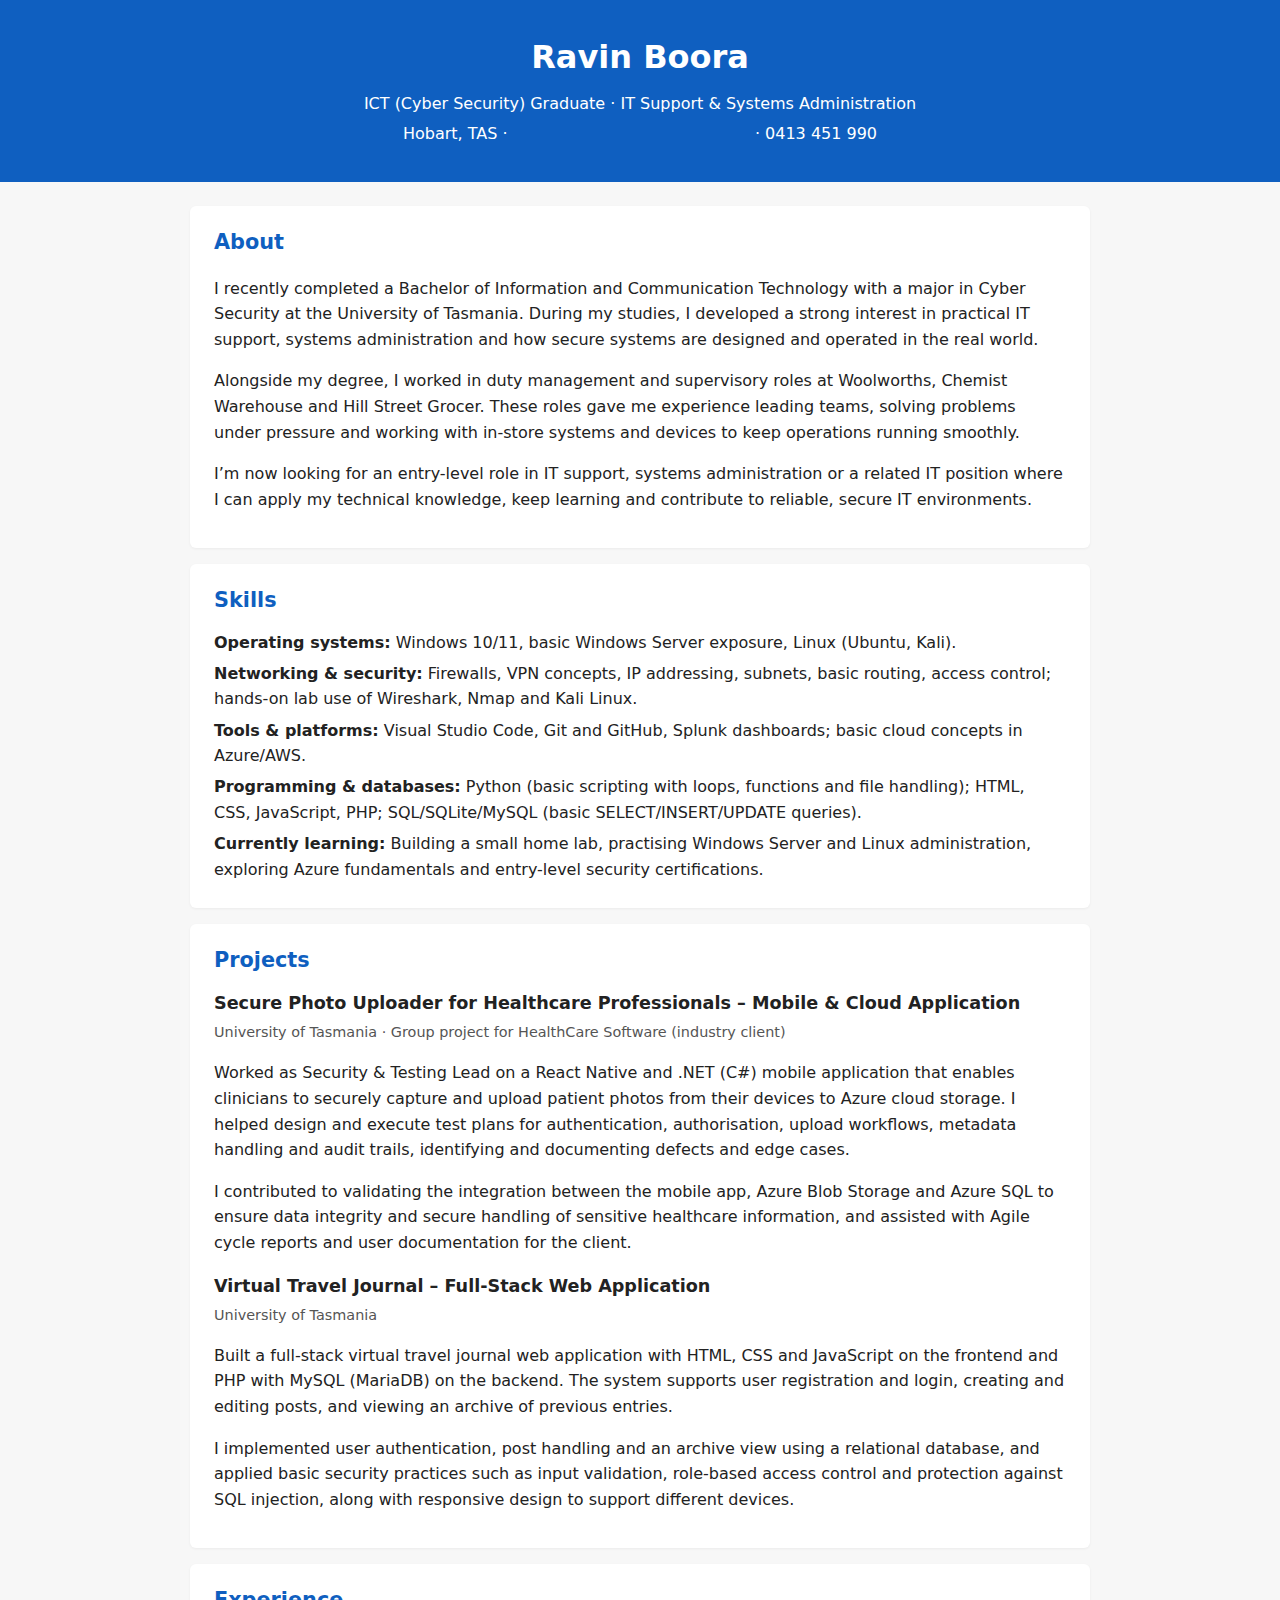
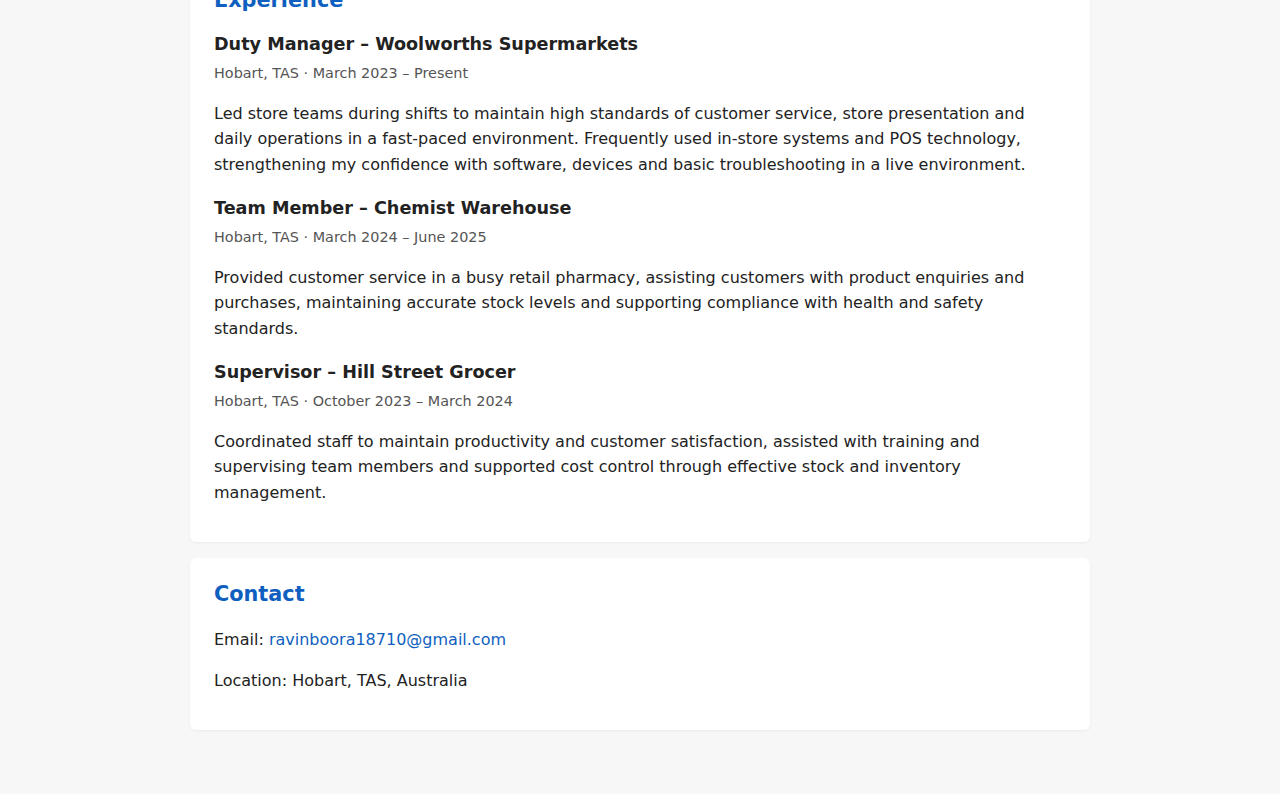
<file: index.html>
<!DOCTYPE html>
<html lang="en">
<head>
  <meta charset="UTF-8">
  <title>Ravin Boora | IT Graduate Portfolio</title>
  <meta name="viewport" content="width=device-width, initial-scale=1">
  <style>
    body {
      font-family: system-ui, -apple-system, BlinkMacSystemFont, "Segoe UI", sans-serif;
      margin: 0;
      padding: 0;
      line-height: 1.6;
      color: #222;
      background-color: #f7f7f7;
    }
    header {
      background-color: #0f5fc0;
      color: #fff;
      padding: 2rem 1rem;
      text-align: center;
    }
    header h1 {
      margin: 0 0 0.5rem 0;
      font-size: 2rem;
    }
    header p {
      margin: 0.25rem 0;
    }
    .container {
      max-width: 900px;
      margin: 0 auto;
      padding: 1.5rem 1rem 3rem 1rem;
    }
    section {
      background-color: #fff;
      margin-bottom: 1rem;
      padding: 1.25rem 1.5rem;
      border-radius: 6px;
      box-shadow: 0 1px 3px rgba(0,0,0,0.05);
    }
    section h2 {
      margin-top: 0;
      margin-bottom: 0.75rem;
      font-size: 1.3rem;
      color: #0f5fc0;
    }
    .skills-list, .projects-list, .experience-list {
      list-style: none;
      padding-left: 0;
      margin: 0;
    }
    .skills-list li {
      margin-bottom: 0.35rem;
    }
    .project, .job {
      margin-bottom: 1rem;
    }
    .project h3, .job h3 {
      margin: 0 0 0.25rem 0;
      font-size: 1.1rem;
    }
    .meta {
      font-size: 0.9rem;
      color: #555;
      margin-bottom: 0.4rem;
    }
    a {
      color: #0f5fc0;
      text-decoration: none;
    }
    a:hover {
      text-decoration: underline;
    }
    @media (max-width: 600px) {
      header h1 {
        font-size: 1.6rem;
      }
      section {
        padding: 1rem 1.1rem;
      }
    }
  </style>
</head>
<body>

  <header>
    <h1>Ravin Boora</h1>
    <p>ICT (Cyber Security) Graduate · IT Support & Systems Administration</p>
    <p>Hobart, TAS · <a href="mailto:ravinboora18710@gmail.com">ravinboora18710@gmail.com</a> · 0413 451 990</p>
  </header>

  <div class="container">

    <section id="about">
      <h2>About</h2>
      <p>
        I recently completed a Bachelor of Information and Communication Technology with a major in Cyber Security at the University of Tasmania. During my studies, I developed a strong interest in practical IT support, systems administration and how secure systems are designed and operated in the real world.
      </p>
      <p>
        Alongside my degree, I worked in duty management and supervisory roles at Woolworths, Chemist Warehouse and Hill Street Grocer. These roles gave me experience leading teams, solving problems under pressure and working with in‑store systems and devices to keep operations running smoothly.
      </p>
      <p>
        I’m now looking for an entry-level role in IT support, systems administration or a related IT position where I can apply my technical knowledge, keep learning and contribute to reliable, secure IT environments.
      </p>
    </section>

    <section id="skills">
      <h2>Skills</h2>
      <ul class="skills-list">
        <li><strong>Operating systems:</strong> Windows 10/11, basic Windows Server exposure, Linux (Ubuntu, Kali).</li>
        <li><strong>Networking &amp; security:</strong> Firewalls, VPN concepts, IP addressing, subnets, basic routing, access control; hands-on lab use of Wireshark, Nmap and Kali Linux.</li>
        <li><strong>Tools &amp; platforms:</strong> Visual Studio Code, Git and GitHub, Splunk dashboards; basic cloud concepts in Azure/AWS.</li>
        <li><strong>Programming &amp; databases:</strong> Python (basic scripting with loops, functions and file handling); HTML, CSS, JavaScript, PHP; SQL/SQLite/MySQL (basic SELECT/INSERT/UPDATE queries).</li>
        <li><strong>Currently learning:</strong> Building a small home lab, practising Windows Server and Linux administration, exploring Azure fundamentals and entry-level security certifications.</li>
      </ul>
    </section>

    <section id="projects">
      <h2>Projects</h2>

      <div class="project">
        <h3>Secure Photo Uploader for Healthcare Professionals – Mobile &amp; Cloud Application</h3>
        <div class="meta">
          University of Tasmania · Group project for HealthCare Software (industry client)
        </div>
        <p>
          Worked as Security &amp; Testing Lead on a React Native and .NET (C#) mobile application that enables clinicians to securely capture and upload patient photos from their devices to Azure cloud storage. I helped design and execute test plans for authentication, authorisation, upload workflows, metadata handling and audit trails, identifying and documenting defects and edge cases.
        </p>
        <p>
          I contributed to validating the integration between the mobile app, Azure Blob Storage and Azure SQL to ensure data integrity and secure handling of sensitive healthcare information, and assisted with Agile cycle reports and user documentation for the client.
        </p>
        <!-- Later you can add links here, e.g.:
        <p><a href="LINK_TO_PDF_OR_SUMMARY" target="_blank">View project summary</a></p>
        -->
      </div>

      <div class="project">
        <h3>Virtual Travel Journal – Full‑Stack Web Application</h3>
        <div class="meta">
          University of Tasmania
        </div>
        <p>
          Built a full‑stack virtual travel journal web application with HTML, CSS and JavaScript on the frontend and PHP with MySQL (MariaDB) on the backend. The system supports user registration and login, creating and editing posts, and viewing an archive of previous entries.
        </p>
        <p>
          I implemented user authentication, post handling and an archive view using a relational database, and applied basic security practices such as input validation, role‑based access control and protection against SQL injection, along with responsive design to support different devices.
        </p>
      </div>

    </section>

    <section id="experience">
      <h2>Experience</h2>

      <div class="job">
        <h3>Duty Manager – Woolworths Supermarkets</h3>
        <div class="meta">Hobart, TAS · March 2023 – Present</div>
        <p>
          Led store teams during shifts to maintain high standards of customer service, store presentation and daily operations in a fast‑paced environment. Frequently used in‑store systems and POS technology, strengthening my confidence with software, devices and basic troubleshooting in a live environment.
        </p>
      </div>

      <div class="job">
        <h3>Team Member – Chemist Warehouse</h3>
        <div class="meta">Hobart, TAS · March 2024 – June 2025</div>
        <p>
          Provided customer service in a busy retail pharmacy, assisting customers with product enquiries and purchases, maintaining accurate stock levels and supporting compliance with health and safety standards.
        </p>
      </div>

      <div class="job">
        <h3>Supervisor – Hill Street Grocer</h3>
        <div class="meta">Hobart, TAS · October 2023 – March 2024</div>
        <p>
          Coordinated staff to maintain productivity and customer satisfaction, assisted with training and supervising team members and supported cost control through effective stock and inventory management.
        </p>
      </div>

    </section>

    <section id="contact">
      <h2>Contact</h2>
      <p>Email: <a href="mailto:ravinboora18710@gmail.com">ravinboora18710@gmail.com</a></p>
      <p>Location: Hobart, TAS, Australia</p>
      <!-- Once you have LinkedIn, add it here -->
      <!-- <p>LinkedIn: <a href="YOUR_LINKEDIN_URL" target="_blank">View my LinkedIn profile</a></p> -->
    </section>

  </div>

</body>
</html>
</file>
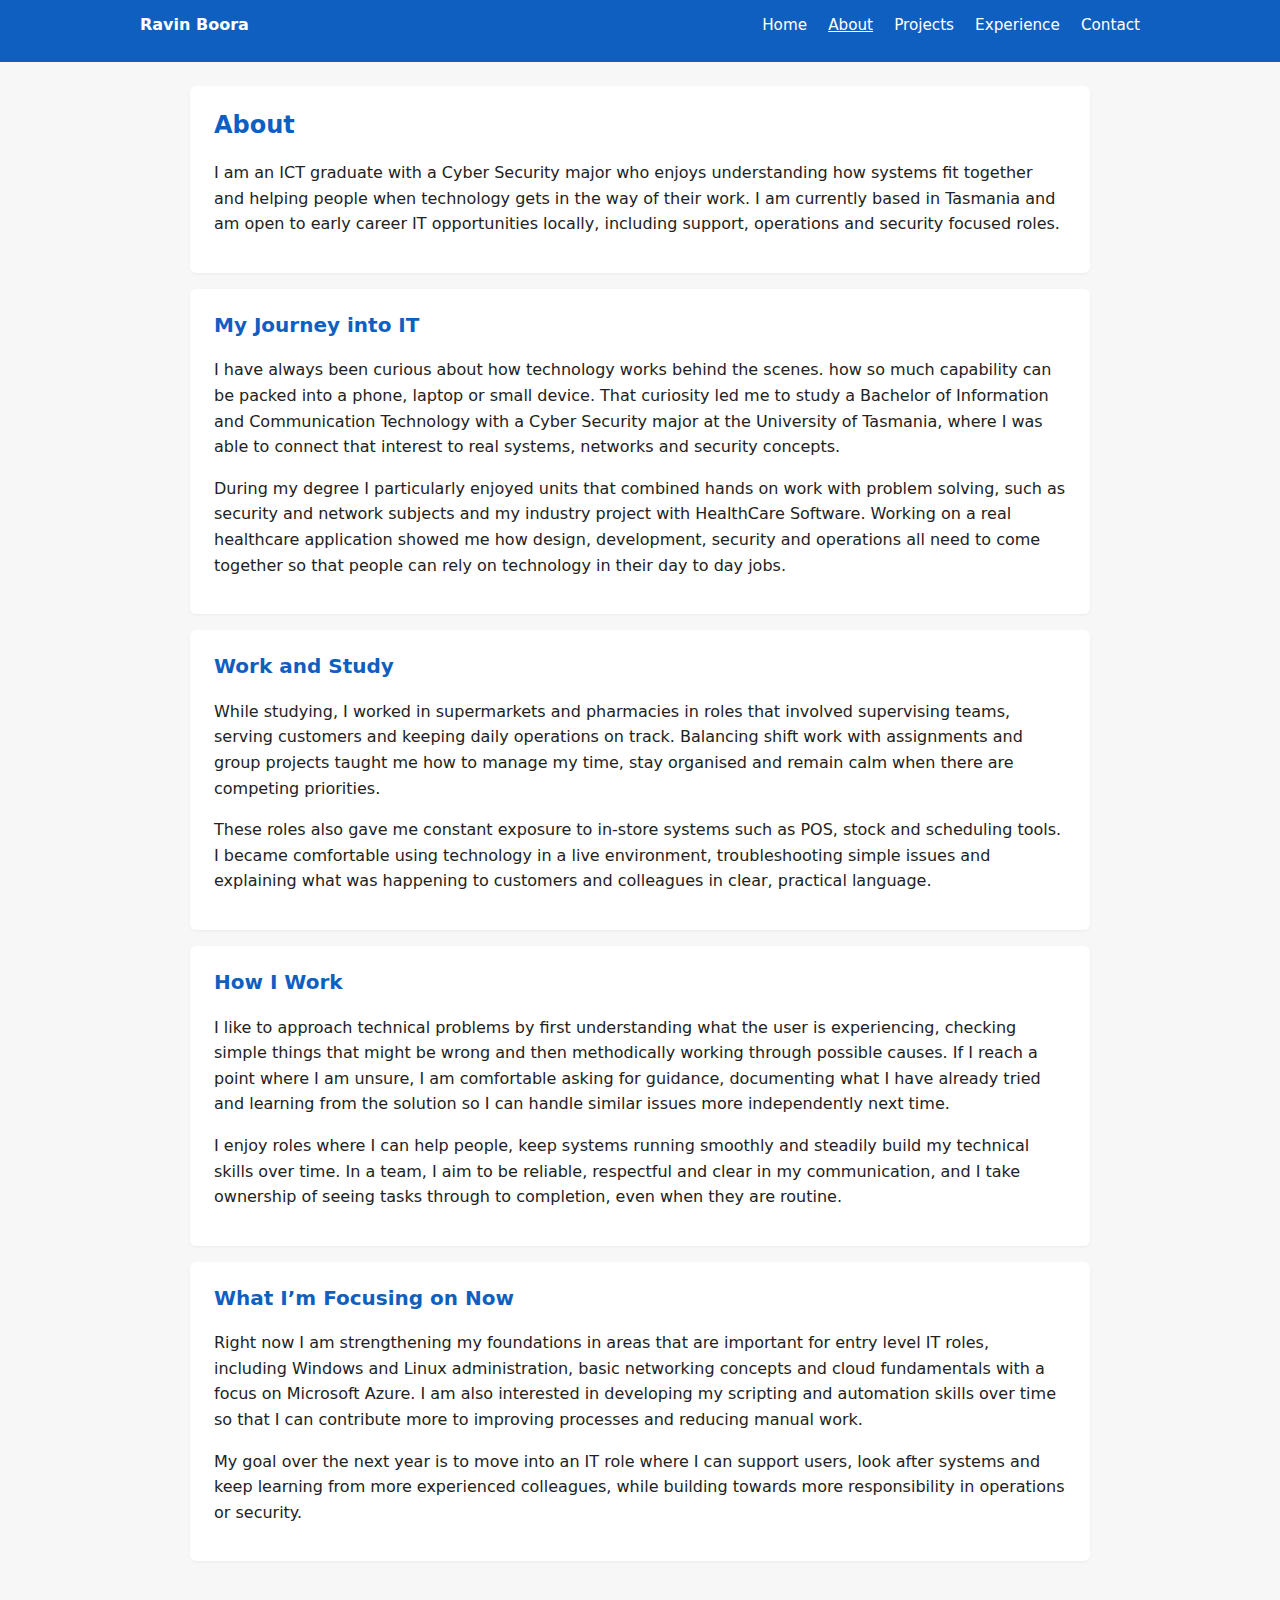
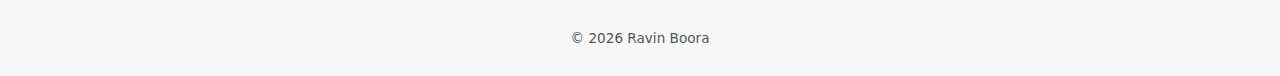
<file: about.html>
<!DOCTYPE html>
<html lang="en">
<head>
  <meta charset="UTF-8">
  <title>About | Ravin Boora</title>
  <meta name="viewport" content="width=device-width, initial-scale=1">
  <link rel="stylesheet" href="styles.css">
</head>
<body>

  <header>
    <div class="nav-container">
      <div class="logo">Ravin Boora</div>
      <nav>
        <a href="index.html">Home</a>
        <a href="about.html" class="active">About</a>
        <a href="projects.html">Projects</a>
        <a href="experience.html">Experience</a>
        <a href="contact.html">Contact</a>
      </nav>
    </div>
  </header>

  <main class="container">

    <section>
      <h1>About</h1>
      <p>
        I am an ICT graduate with a Cyber Security major who enjoys understanding how systems fit together and helping people when technology gets in the way of their work. I am currently based in Tasmania and am open to early career IT opportunities locally, including support, operations and security focused roles.
      </p>
    </section>

    <section>
      <h2>My Journey into IT</h2>
      <p>
        I have always been curious about how technology works behind the scenes. how so much capability can be packed into a phone, laptop or small device. That curiosity led me to study a Bachelor of Information and Communication Technology with a Cyber Security major at the University of Tasmania, where I was able to connect that interest to real systems, networks and security concepts.
      </p>
      <p>
        During my degree I particularly enjoyed units that combined hands on work with problem solving, such as security and network subjects and my industry project with HealthCare Software. Working on a real healthcare application showed me how design, development, security and operations all need to come together so that people can rely on technology in their day to day jobs.
      </p>
    </section>

    <section>
      <h2>Work and Study</h2>
      <p>
        While studying, I worked in supermarkets and pharmacies in roles that involved supervising teams, serving customers and keeping daily operations on track. Balancing shift work with assignments and group projects taught me how to manage my time, stay organised and remain calm when there are competing priorities.
      </p>
      <p>
        These roles also gave me constant exposure to in-store systems such as POS, stock and scheduling tools. I became comfortable using technology in a live environment, troubleshooting simple issues and explaining what was happening to customers and colleagues in clear, practical language.
      </p>
    </section>

    <section>
      <h2>How I Work</h2>
      <p>
        I like to approach technical problems by first understanding what the user is experiencing, checking simple things that might be wrong and then methodically working through possible causes. If I reach a point where I am unsure, I am comfortable asking for guidance, documenting what I have already tried and learning from the solution so I can handle similar issues more independently next time.
      </p>
      <p>
        I enjoy roles where I can help people, keep systems running smoothly and steadily build my technical skills over time. In a team, I aim to be reliable, respectful and clear in my communication, and I take ownership of seeing tasks through to completion, even when they are routine.
      </p>
    </section>

    <section>
      <h2>What I’m Focusing on Now</h2>
      <p>
        Right now I am strengthening my foundations in areas that are important for entry level IT roles, including Windows and Linux administration, basic networking concepts and cloud fundamentals with a focus on Microsoft Azure. I am also interested in developing my scripting and automation skills over time so that I can contribute more to improving processes and reducing manual work.
      </p>
      <p>
        My goal over the next year is to move into an IT role where I can support users, look after systems and keep learning from more experienced colleagues, while building towards more responsibility in operations or security.
      </p>
    </section>

  </main>

  <footer>
    <p>© 2026 Ravin Boora</p>
  </footer>

</body>
</html>
</file>
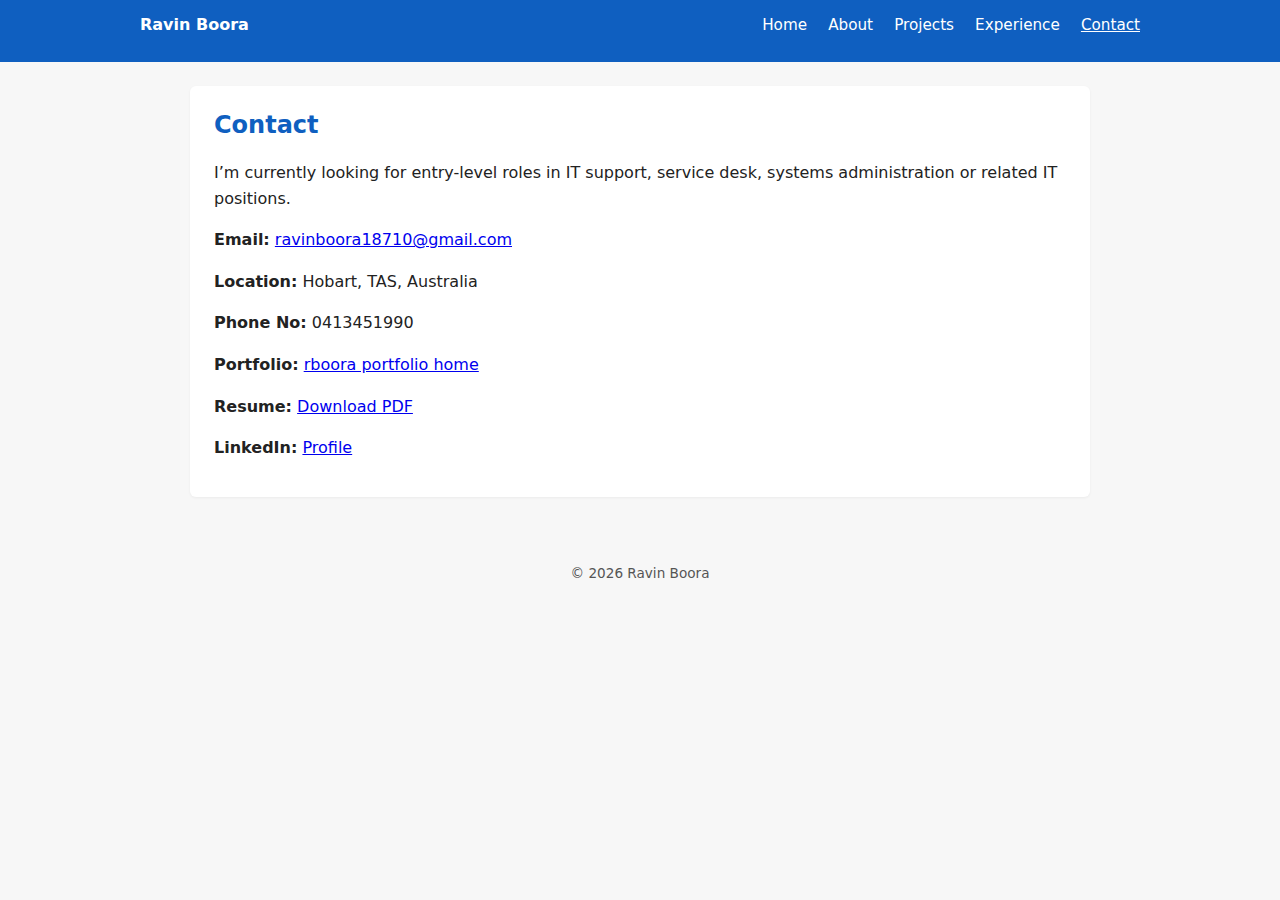
<file: contact.html>
<!DOCTYPE html>
<html lang="en">
<head>
  <meta charset="UTF-8">
  <title>Contact | Ravin Boora</title>
  <meta name="viewport" content="width=device-width, initial-scale=1">
  <link rel="stylesheet" href="styles.css">
</head>
<body>

  <header>
    <div class="nav-container">
      <div class="logo">Ravin Boora</div>
      <nav>
        <a href="index.html">Home</a>
        <a href="about.html">About</a>
        <a href="projects.html">Projects</a>
        <a href="experience.html">Experience</a>
        <a href="contact.html" class="active">Contact</a>
      </nav>
    </div>
  </header>

  <main class="container">
    <section>
      <h1>Contact</h1>
      <p>I’m currently looking for entry-level roles in IT support, service desk, systems administration or related IT positions.</p>
      <p><strong>Email:</strong> <a href="mailto:ravinboora18710@gmail.com">ravinboora18710@gmail.com</a></p>
      <p><strong>Location:</strong> Hobart, TAS, Australia</p>
      <p><strong>Phone No:</strong> 0413451990</p>
      <p><strong>Portfolio:</strong> <a href="index.html">rboora portfolio home</a></p>
      <p><strong>Resume:</strong> <a href="Ravin_Resume.pdf" target="_blank">Download PDF</a></p>
      <p><strong>LinkedIn:</strong> <a href="https://www.linkedin.com/in/ravin-boora-450924267?utm_source=share_via&utm_content=profile&utm_medium=member_android" target="_blank">Profile</a></p>
    </section>
  </main>

  <footer>
    <p>© 2026 Ravin Boora</p>
  </footer>

</body>
</html>
</file>
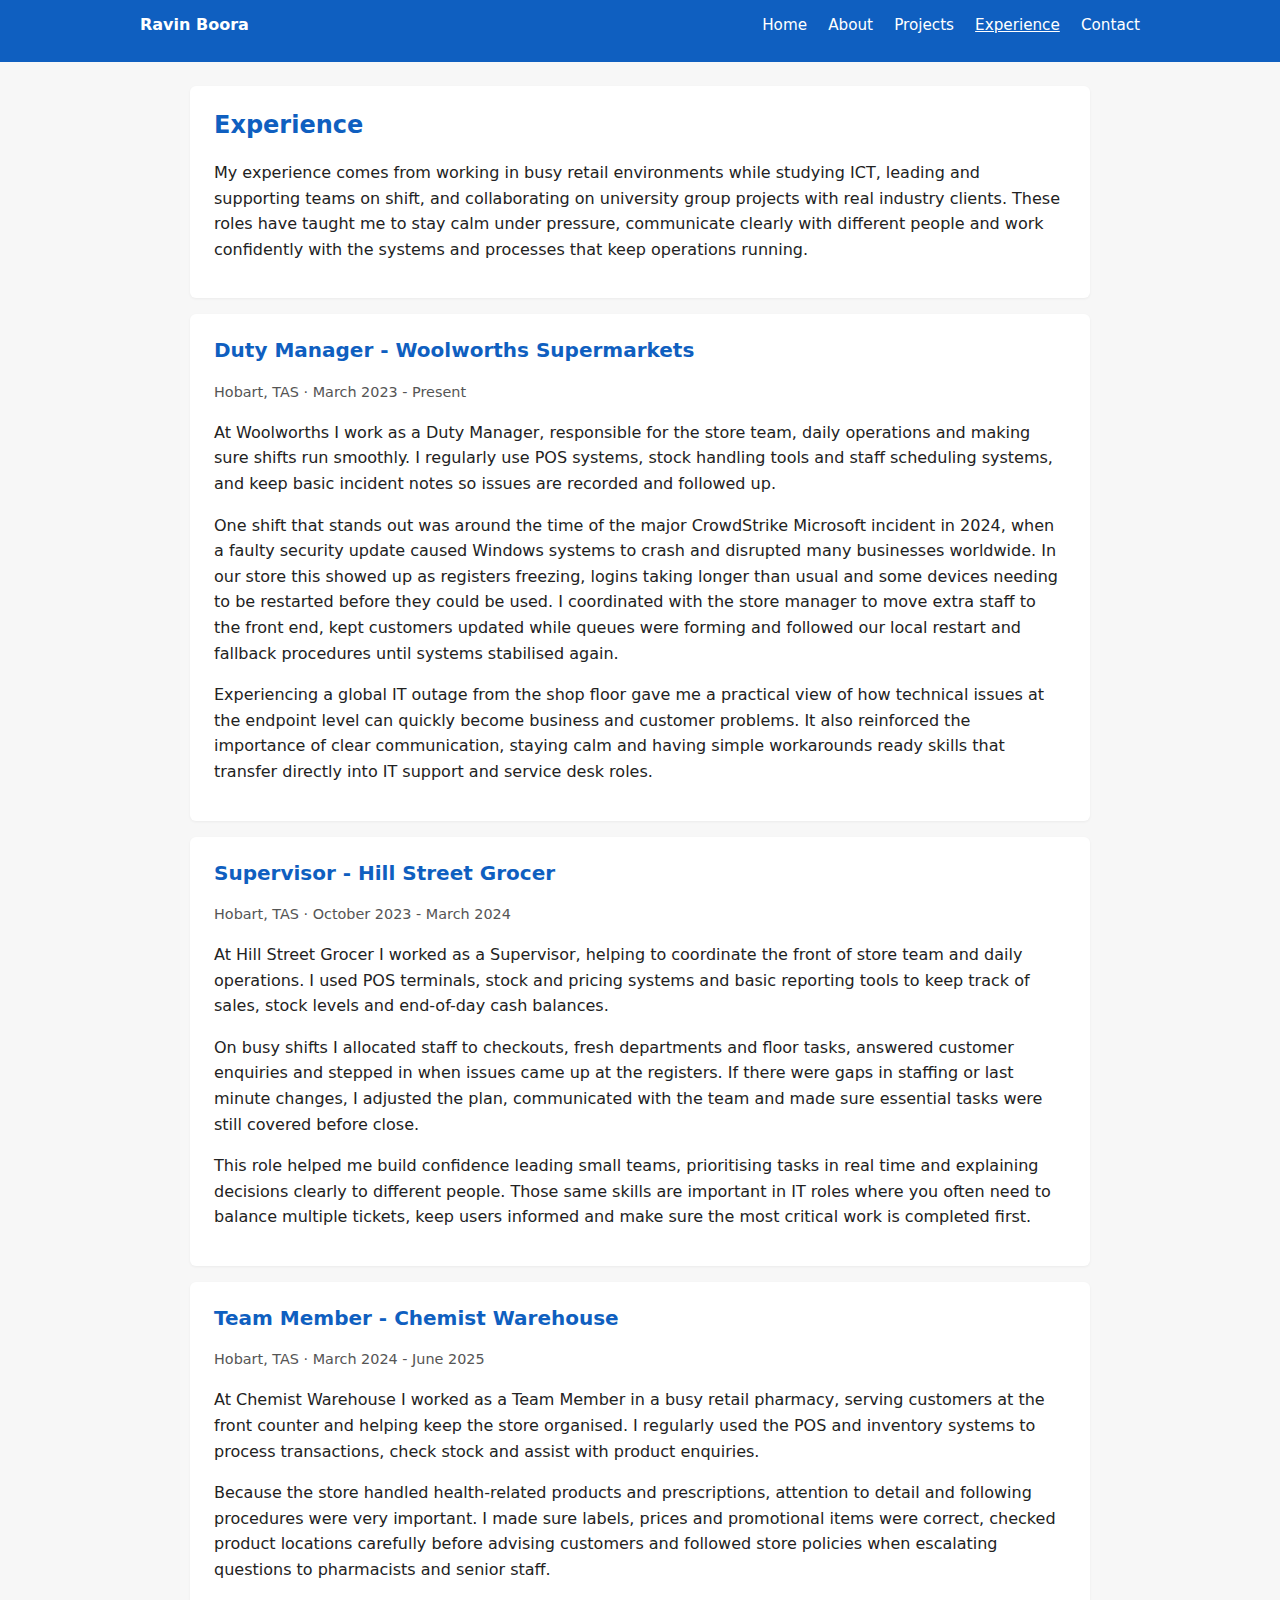
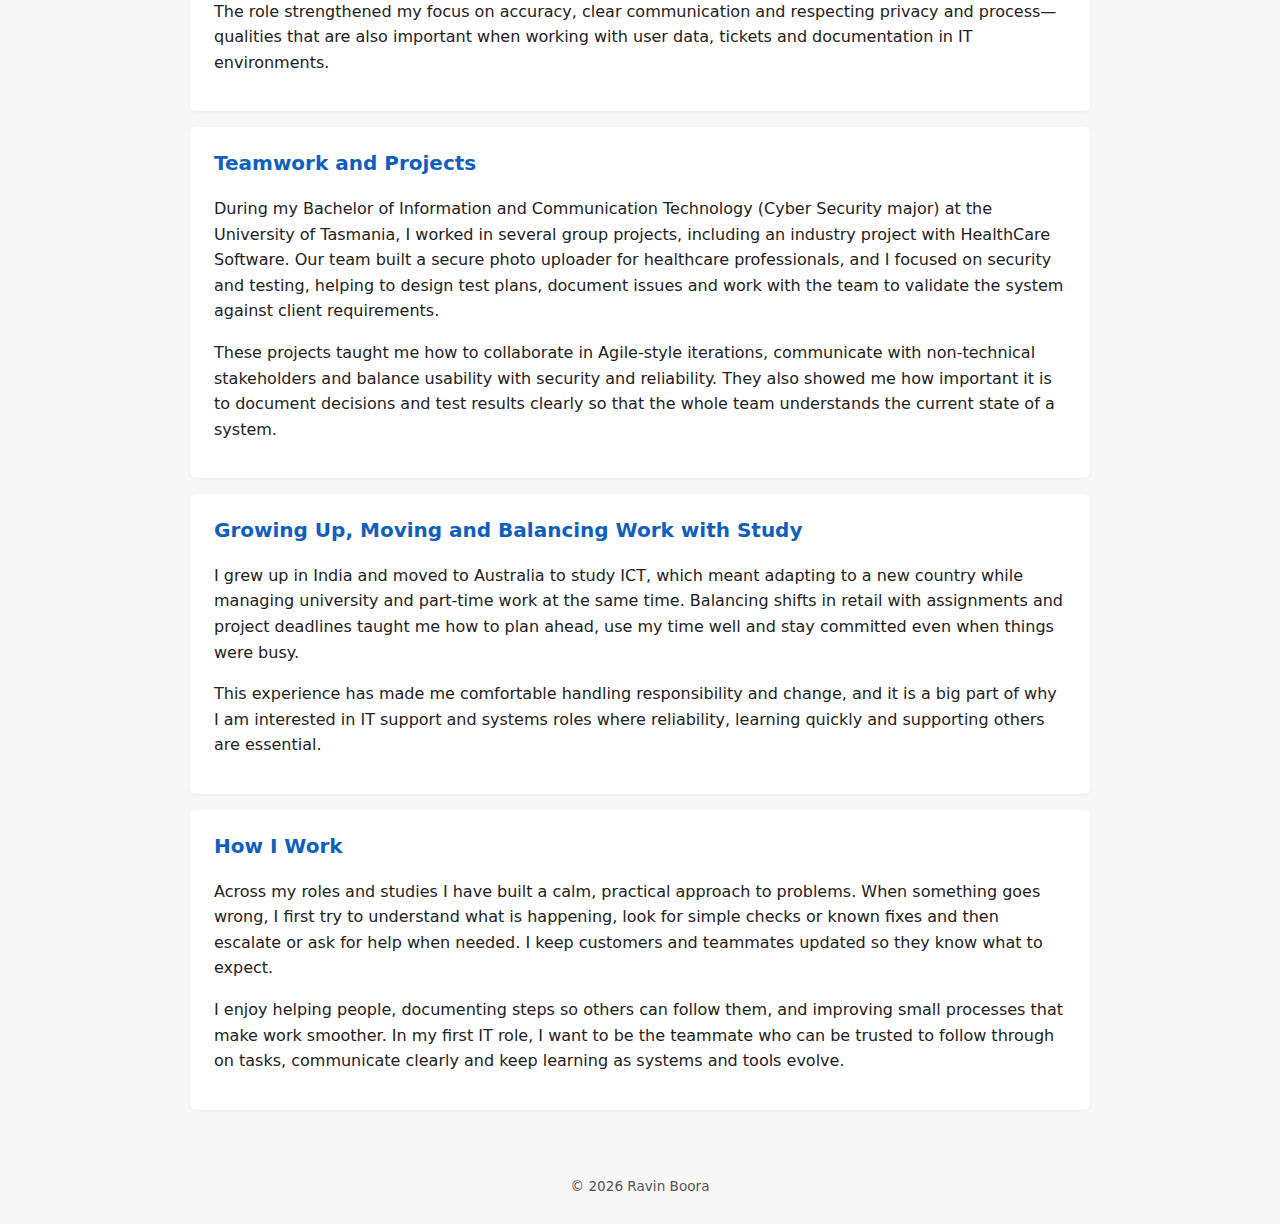
<file: experience.html>
<!DOCTYPE html>
<html lang="en">
<head>
  <meta charset="UTF-8">
  <title>Experience | Ravin Boora</title>
  <meta name="viewport" content="width=device-width, initial-scale=1">
  <link rel="stylesheet" href="styles.css">
</head>
<body>

  <header>
    <div class="nav-container">
      <div class="logo">Ravin Boora</div>
      <nav>
        <a href="index.html">Home</a>
        <a href="about.html">About</a>
        <a href="projects.html">Projects</a>
        <a href="experience.html" class="active">Experience</a>
        <a href="contact.html">Contact</a>
      </nav>
    </div>
  </header>

  <main class="container">

    <section>
      <h1>Experience</h1>
      <p>
        My experience comes from working in busy retail environments while studying ICT, leading and supporting teams on shift, and collaborating on university group projects with real industry clients. These roles have taught me to stay calm under pressure, communicate clearly with different people and work confidently with the systems and processes that keep operations running.
      </p>
    </section>

    <section class="job">
      <h2>Duty Manager - Woolworths Supermarkets</h2>
      <p class="meta">Hobart, TAS · March 2023 - Present</p>
      <p>
        At Woolworths I work as a Duty Manager, responsible for the store team, daily operations and making sure shifts run smoothly. I regularly use POS systems, stock handling tools and staff scheduling systems, and keep basic incident notes so issues are recorded and followed up.
      </p>
      <p>
        One shift that stands out was around the time of the major CrowdStrike Microsoft incident in 2024, when a faulty security update caused Windows systems to crash and disrupted many businesses worldwide. In our store this showed up as registers freezing, logins taking longer than usual and some devices needing to be restarted before they could be used. I coordinated with the store manager to move extra staff to the front end, kept customers updated while queues were forming and followed our local restart and fallback procedures until systems stabilised again.
      </p>
      <p>
        Experiencing a global IT outage from the shop floor gave me a practical view of how technical issues at the endpoint level can quickly become business and customer problems. It also reinforced the importance of clear communication, staying calm and having simple workarounds ready skills that transfer directly into IT support and service desk roles.
      </p>
    </section>

    <section class="job">
      <h2>Supervisor - Hill Street Grocer</h2>
      <p class="meta">Hobart, TAS · October 2023 - March 2024</p>
      <p>
        At Hill Street Grocer I worked as a Supervisor, helping to coordinate the front of store team and daily operations. I used POS terminals, stock and pricing systems and basic reporting tools to keep track of sales, stock levels and end-of-day cash balances.
      </p>
      <p>
        On busy shifts I allocated staff to checkouts, fresh departments and floor tasks, answered customer enquiries and stepped in when issues came up at the registers. If there were gaps in staffing or last minute changes, I adjusted the plan, communicated with the team and made sure essential tasks were still covered before close.
      </p>
      <p>
        This role helped me build confidence leading small teams, prioritising tasks in real time and explaining decisions clearly to different people. Those same skills are important in IT roles where you often need to balance multiple tickets, keep users informed and make sure the most critical work is completed first.
      </p>
    </section>

    <section class="job">
      <h2>Team Member - Chemist Warehouse</h2>
      <p class="meta">Hobart, TAS · March 2024 - June 2025</p>
      <p>
        At Chemist Warehouse I worked as a Team Member in a busy retail pharmacy, serving customers at the front counter and helping keep the store organised. I regularly used the POS and inventory systems to process transactions, check stock and assist with product enquiries.
      </p>
      <p>
        Because the store handled health-related products and prescriptions, attention to detail and following procedures were very important. I made sure labels, prices and promotional items were correct, checked product locations carefully before advising customers and followed store policies when escalating questions to pharmacists and senior staff.
      </p>
      <p>
        The role strengthened my focus on accuracy, clear communication and respecting privacy and process—qualities that are also important when working with user data, tickets and documentation in IT environments.
      </p>
    </section>

    <section>
      <h2>Teamwork and Projects</h2>
      <p>
        During my Bachelor of Information and Communication Technology (Cyber Security major) at the University of Tasmania, I worked in several group projects, including an industry project with HealthCare Software. Our team built a secure photo uploader for healthcare professionals, and I focused on security and testing, helping to design test plans, document issues and work with the team to validate the system against client requirements.
      </p>
      <p>
        These projects taught me how to collaborate in Agile-style iterations, communicate with non-technical stakeholders and balance usability with security and reliability. They also showed me how important it is to document decisions and test results clearly so that the whole team understands the current state of a system.
      </p>
    </section>

    <section>
      <h2>Growing Up, Moving and Balancing Work with Study</h2>
      <p>
        I grew up in India and moved to Australia to study ICT, which meant adapting to a new country while managing university and part-time work at the same time. Balancing shifts in retail with assignments and project deadlines taught me how to plan ahead, use my time well and stay committed even when things were busy.
      </p>
      <p>
        This experience has made me comfortable handling responsibility and change, and it is a big part of why I am interested in IT support and systems roles where reliability, learning quickly and supporting others are essential.
      </p>
    </section>

    <section>
      <h2>How I Work</h2>
      <p>
        Across my roles and studies I have built a calm, practical approach to problems. When something goes wrong, I first try to understand what is happening, look for simple checks or known fixes and then escalate or ask for help when needed. I keep customers and teammates updated so they know what to expect.
      </p>
      <p>
        I enjoy helping people, documenting steps so others can follow them, and improving small processes that make work smoother. In my first IT role, I want to be the teammate who can be trusted to follow through on tasks, communicate clearly and keep learning as systems and tools evolve.
      </p>
    </section>

  </main>

  <footer>
    <p>© 2026 Ravin Boora</p>
  </footer>

</body>
</html>
</file>
<file: styles.css>
body {
  font-family: system-ui, -apple-system, "Segoe UI", sans-serif;
  margin: 0;
  padding: 0;
  line-height: 1.6;
  color: #222;
  background-color: #f7f7f7;
}

header {
  background-color: #0f5fc0;
  color: #fff;
  padding: 0.75rem 1rem 1.5rem 1rem;
}

.nav-container {
  max-width: 1000px;
  margin: 0 auto;
  display: flex;
  align-items: center;
  justify-content: space-between;
}

.logo {
  font-weight: 600;
}

nav a {
  color: #fff;
  margin-left: 1rem;
  text-decoration: none;
  font-size: 0.95rem;
}

nav a.active {
  text-decoration: underline;
}

.hero {
  max-width: 1000px;
  margin: 0.8rem auto 0 auto;
  text-align: left;
}

.hero h1 {
  margin: 0 0 0.4rem 0;
  font-size: 1.8rem;
}

.hero p {
  margin: 0.2rem 0;
}

.hero-buttons {
  margin-top: 0.8rem;
}

.btn {
  display: inline-block;
  margin-right: 0.5rem;
  padding: 0.45rem 0.9rem;
  border-radius: 4px;
  background-color: #ffffff;
  color: #0f5fc0;
  text-decoration: none;
  font-size: 0.95rem;
}

.btn.secondary {
  background-color: transparent;
  border: 1px solid #ffffff;
  color: #ffffff;
}

.container {
  max-width: 900px;
  margin: 1.5rem auto 2.5rem auto;
  padding: 0 1rem;
}

section {
  background-color: #fff;
  margin-bottom: 1rem;
  padding: 1.25rem 1.5rem;
  border-radius: 6px;
  box-shadow: 0 1px 3px rgba(0,0,0,0.05);
}

section h1 {
  margin-top: 0;
  font-size: 1.5rem;
  color: #0f5fc0;
}

section h2 {
  margin-top: 0;
  font-size: 1.25rem;
  color: #0f5fc0;
}

.project, .job {
  margin-top: 1rem;
}

.project h2, .job h2 {
  margin-bottom: 0.2rem;
}

.meta {
  font-size: 0.9rem;
  color: #555;
  margin-bottom: 0.4rem;
}

ul {
  padding-left: 1.1rem;
}

footer {
  text-align: center;
  padding: 0.8rem;
  font-size: 0.85rem;
  color: #555;
}

.hero-flex {
  max-width: 1000px;
  margin: 1rem auto 0 auto;
  display: flex;
  flex-wrap: wrap;
  align-items: center;
  gap: 1.5rem;
}

.hero-text {
  flex: 1 1 260px;
}

.hero-photo {
  flex: 0 0 auto;
}

/* Option A: circular photo */
.hero-photo-circle img {
  width: 180px;
  height: 180px;
  object-fit: cover;
  border-radius: 50%;
  border: 3px solid #ffffff;
  box-shadow: 0 2px 6px rgba(0,0,0,0.2);
}

/* Option B: rectangular photo */
.hero-photo-rect img {
  width: 220px;
  height: 320px;
  object-fit: cover;
  border-radius: 6px;
  border: 3px solid #ffffff;
  box-shadow: 0 2px 6px rgba(0,0,0,0.2);
}

/* Stack on small screens */
@media (max-width: 700px) {
  .hero-flex {
    flex-direction: column;
    align-items: flex-start;
  }

  .hero-photo-circle img,
  .hero-photo-rect img {
    width: 160px;
    height: 160px;
  }
}
</file>
